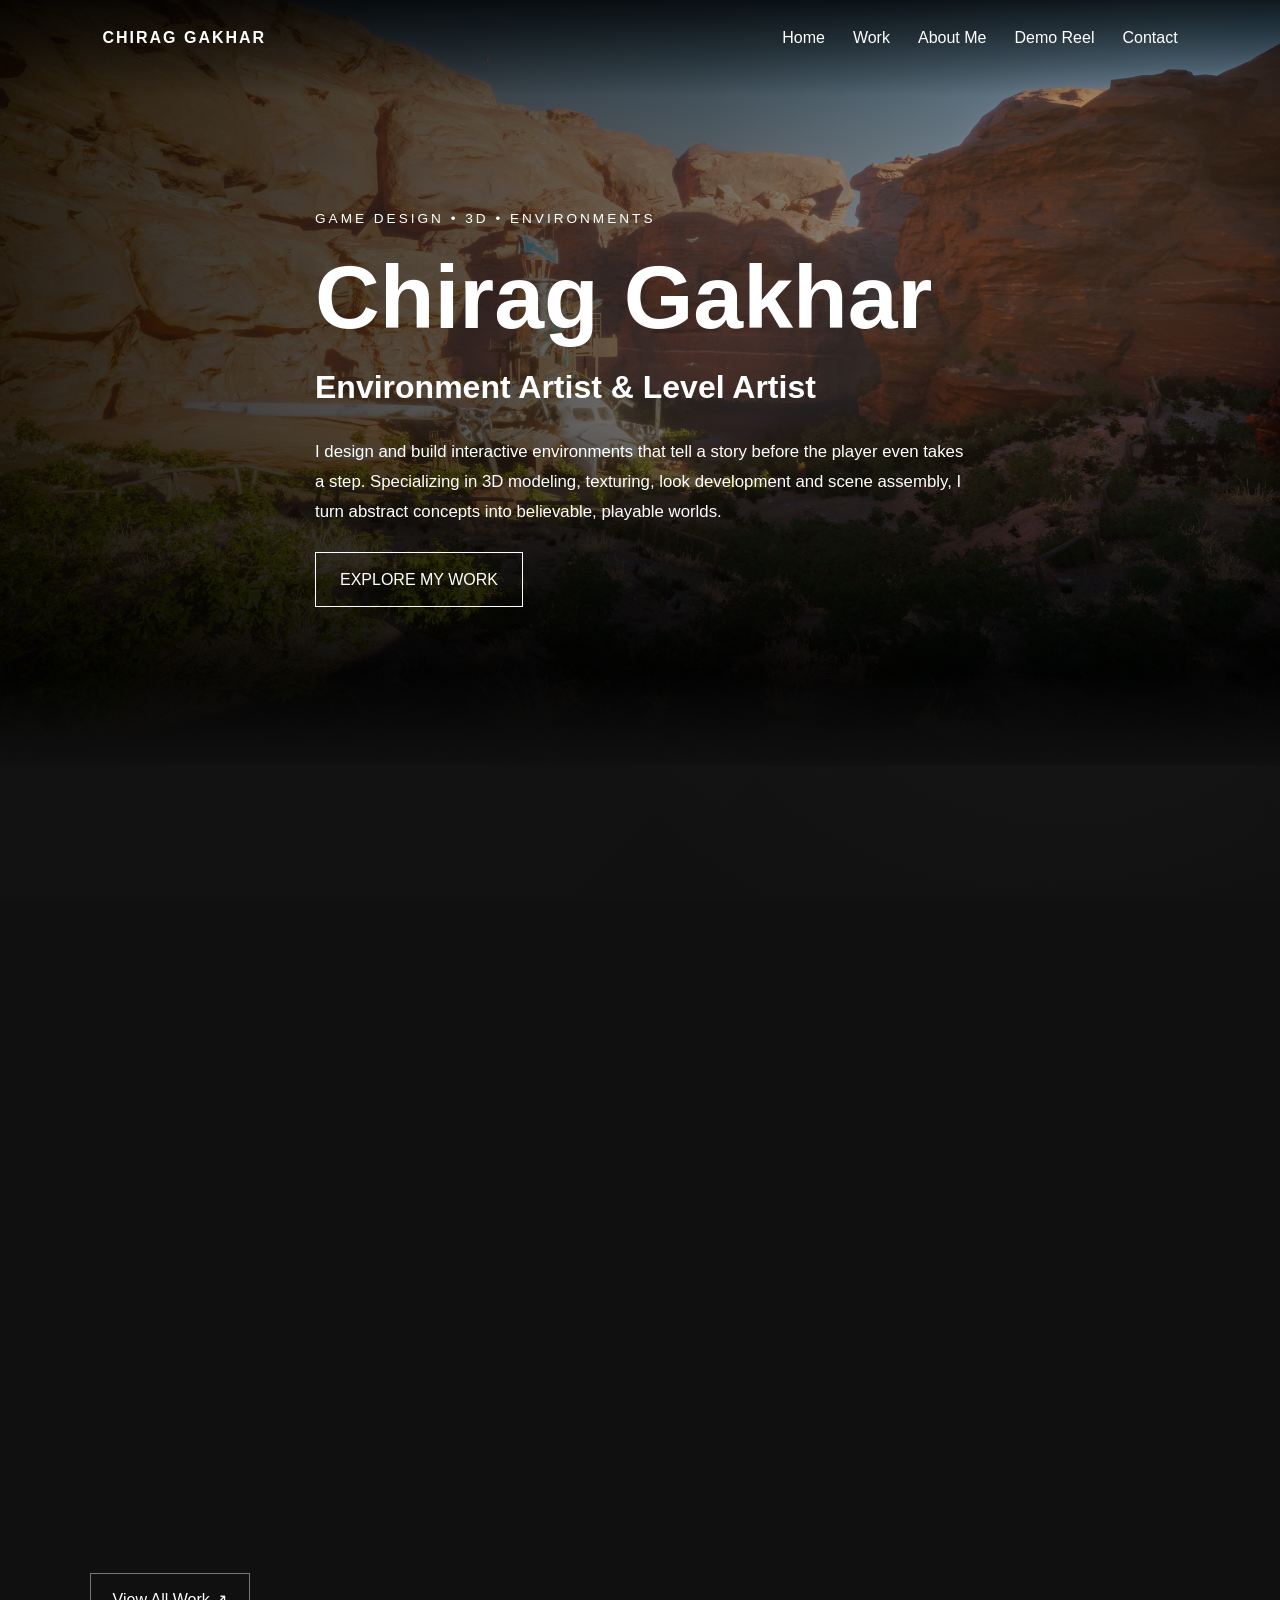
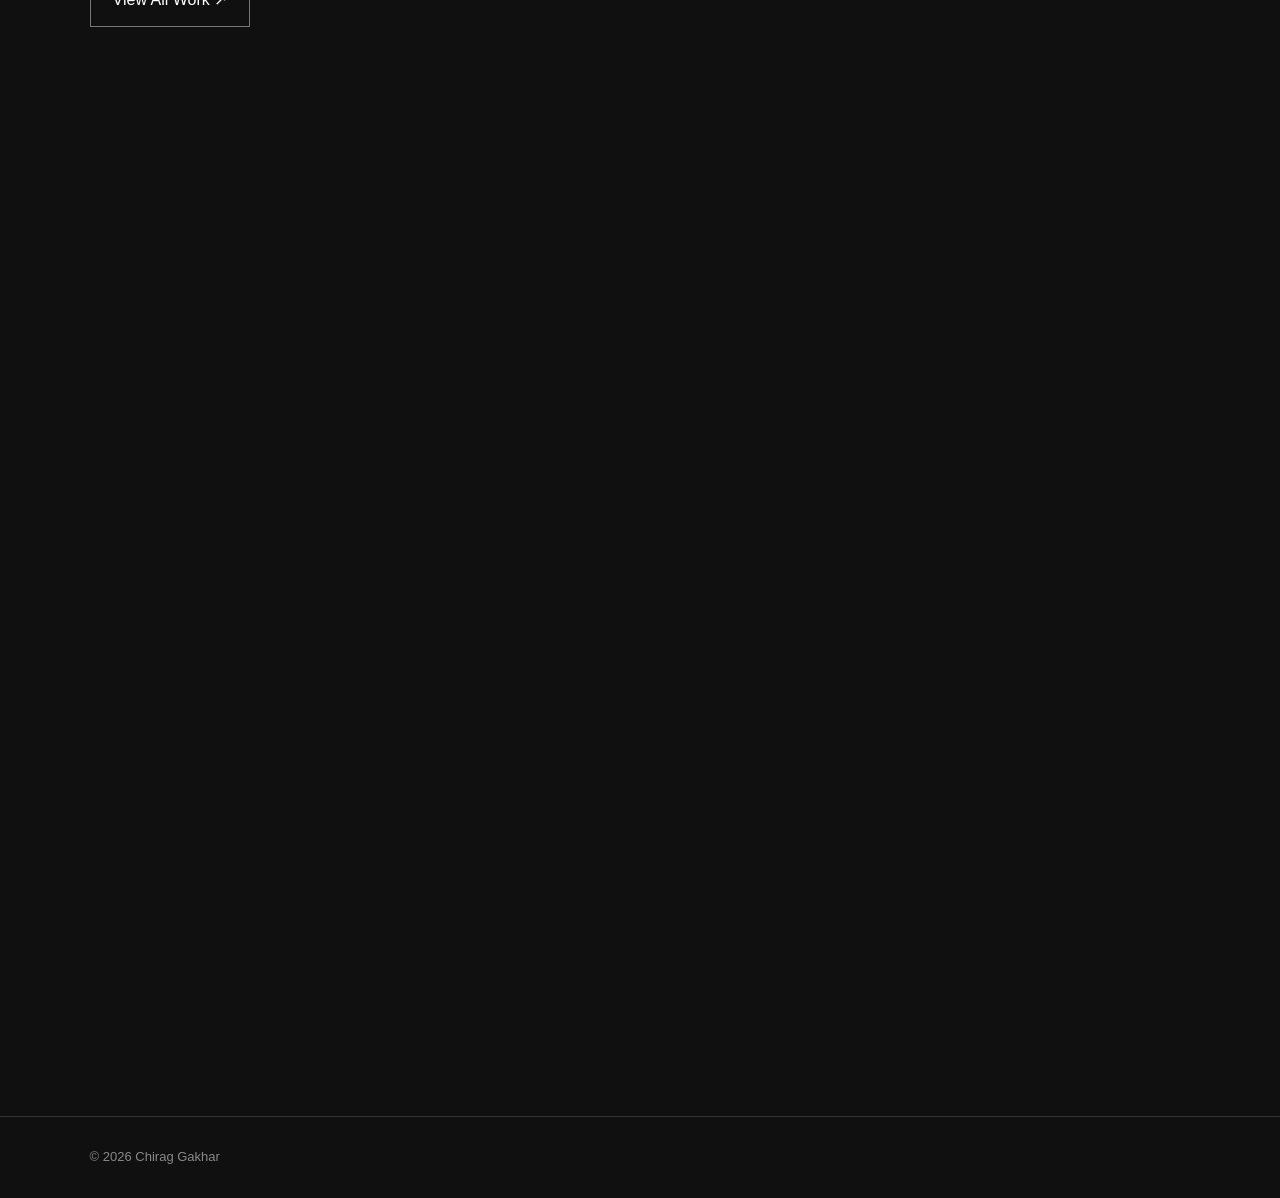
<file: index.html>
<!-- GitHub Pages deployment update -->
<!DOCTYPE html>
<html lang="en">

<head>
    <meta charset="UTF-8">
    <meta name="viewport" content="width=device-width, initial-scale=1.0">

    <title>Chirag Gakhar | Environment Artist</title>

    <link rel="stylesheet" href="Style.css">
    <script src="Script.js" defer></script>
</head>

<body class="home-page">

<header>
    <!-- NAVIGATION BAR -->
    <nav class="navbar">

        <a href="portfolio.html" class="logo">
            CHIRAG GAKHAR
        </a>

        <ul class="nav-links">
            <li><a href="portfolio.html">Home</a></li>
            <li><a href="work.html">Work</a></li>
            <li><a href="about.html">About Me</a></li>
            <li><a href="demo-reel.html">Demo Reel</a></li>
            <li><a href="contact.html">Contact</a></li>
        </ul>

    </nav>
</header>


<main>

    <!-- =================================
         HOME HERO SECTION
    ================================== -->

    <section class="hero home-hero">

        <!-- STATIC IMAGE BACKGROUND -->
        <div class="hero-background-image" aria-hidden="true"></div>

        <!-- DARK OVERLAY -->
        <div class="hero-overlay"></div>

        <!-- INTRODUCTION CONTENT -->
        <div class="hero-content">

            <p class="hero-label">
                GAME DESIGN • 3D • ENVIRONMENTS
            </p>

            <h1>Chirag Gakhar</h1>

            <h2>Environment Artist &amp; Level Artist</h2>

            <p>
                I design and build interactive environments that tell
                a story before the player even takes a step. Specializing
                in 3D modeling, texturing, look development and scene
                assembly, I turn abstract concepts into believable,
                playable worlds.
            </p>

            <a href="work.html" class="hero-button">
                EXPLORE MY WORK
            </a>

        </div>

    </section>


    <!-- =================================
         FEATURED WORK
         ONLY TWO PROJECT CATEGORIES
    ================================== -->

    <section class="work-section">

        <p class="subtitle">
            A SELECTION OF MY WORK
        </p>

        <h2>Featured Projects</h2>

        <div class="project-grid home-project-grid">

            <!-- ENVIRONMENT ART -->

            <article class="project-card">

                <a href="work.html#environment-art"
                   class="home-project-link">

                    <img
                        src="images/project-1.jpg"
                        alt="Environment art portfolio preview"
                        loading="lazy"
                    >

                    <h3>Environment Art</h3>

                    <p>
                        Environment Creation / Unreal Engine 5
                    </p>

                    <span class="project-card-link">
                        Explore Environments ↗
                    </span>

                </a>

            </article>


            <!-- GAME-READY ASSETS -->

            <article class="project-card">

                <a href="work.html#game-art"
                   class="home-project-link">

                    <img
                        src="images/game-art.png"
                        alt="3D game-ready assets portfolio preview"
                        loading="lazy"
                    >

                    <h3>Game-Ready Assets</h3>

                    <p>
                        3D Modelling / Texturing / Asset Creation
                    </p>

                    <span class="project-card-link">
                        Explore Game Assets ↗
                    </span>

                </a>

            </article>

        </div>

        <p class="section-link">
            <a href="work.html" class="button">
                View All Work ↗
            </a>
        </p>

    </section>


    <!-- =================================
         ABOUT SECTION
    ================================== -->

    <section class="about-section">

        <p class="subtitle">
            MY APPROACH
        </p>

        <h2>Building worlds with purpose.</h2>

        <p>
            From modelling and texturing to environment composition
            and in-engine presentation, I enjoy bringing spaces to
            life through detail, atmosphere and visual storytelling.
        </p>

        <p class="section-link">
            <a href="about.html" class="button">
                More About Me ↗
            </a>
        </p>

    </section>


    <!-- =================================
         CONTACT SECTION
    ================================== -->

    <section class="contact-section">

        <p class="subtitle">
            LET'S CONNECT
        </p>

        <h2>Have a project in mind?</h2>

        <a href="contact.html" class="button">
            Get in Touch ↗
        </a>

    </section>

</main>


<!-- FOOTER -->

<footer>
    <p>© 2026 Chirag Gakhar</p>
</footer>

</body>
</html>
</file>
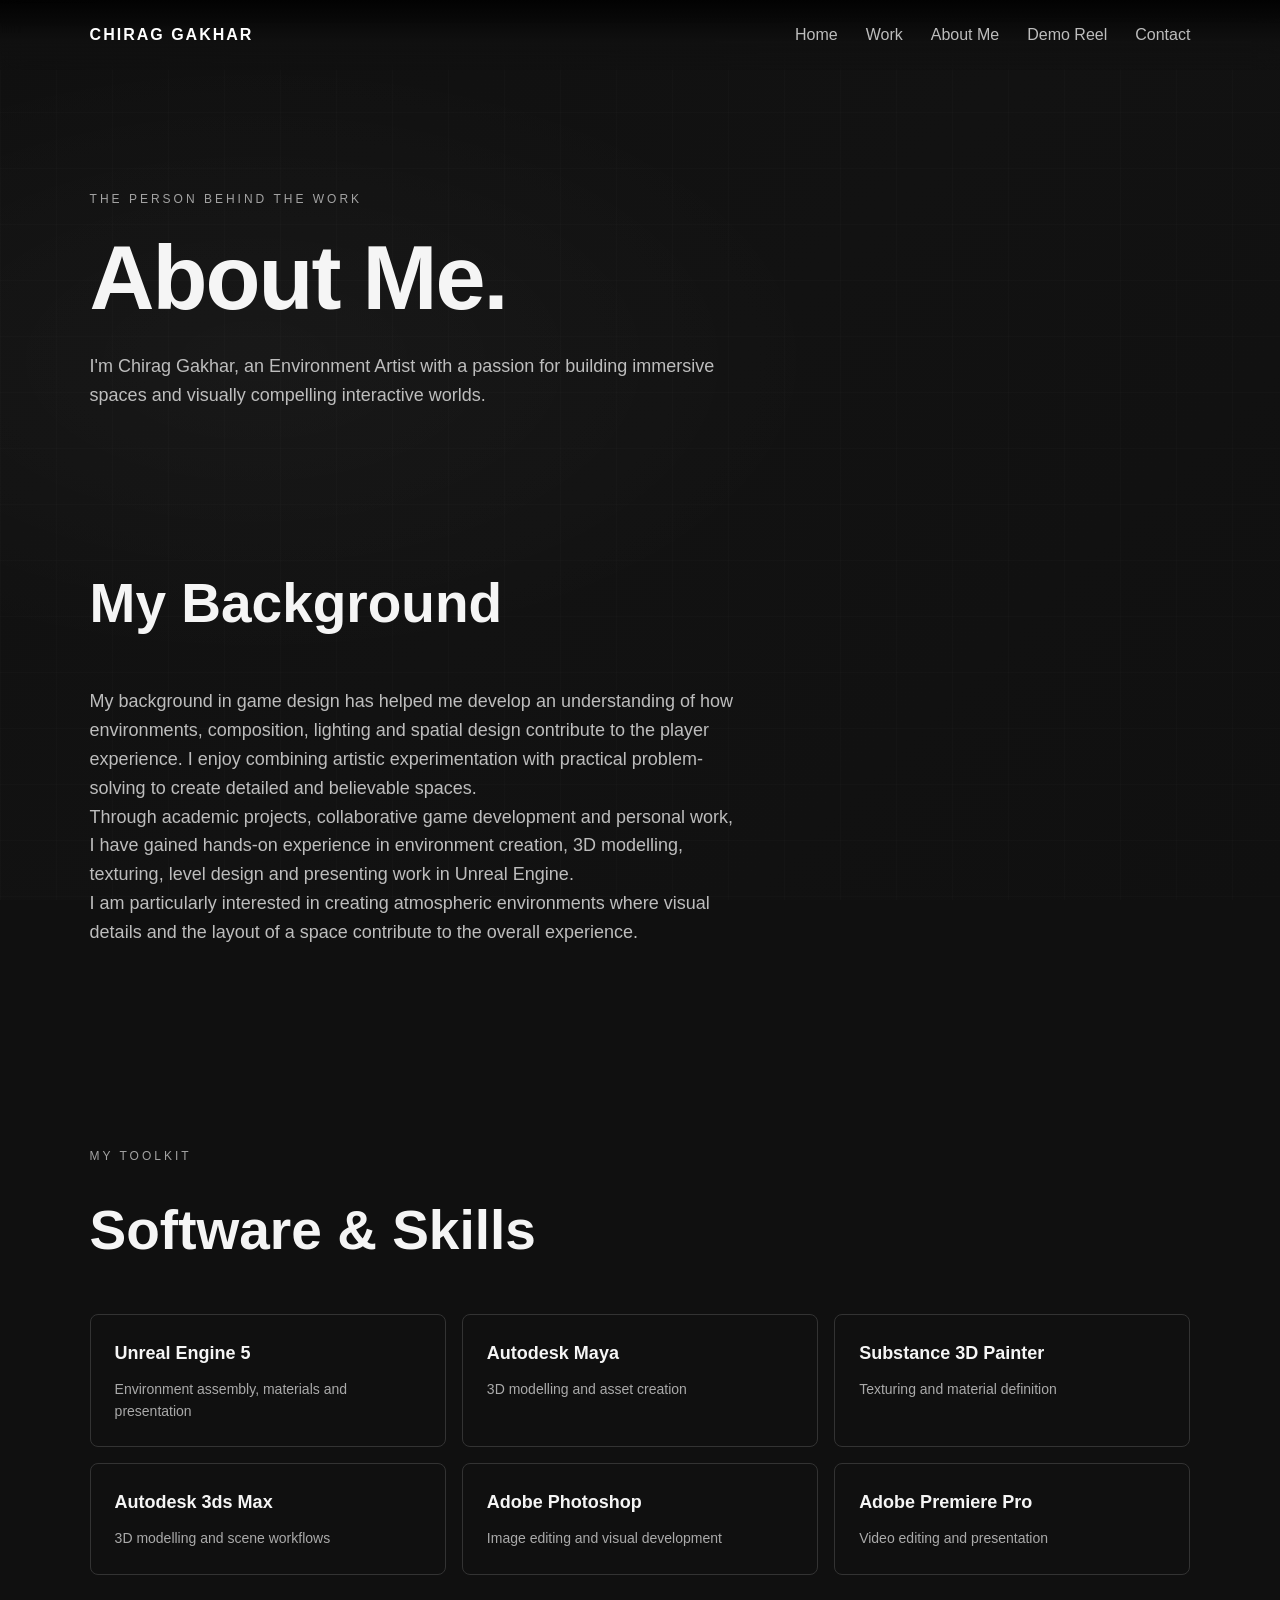
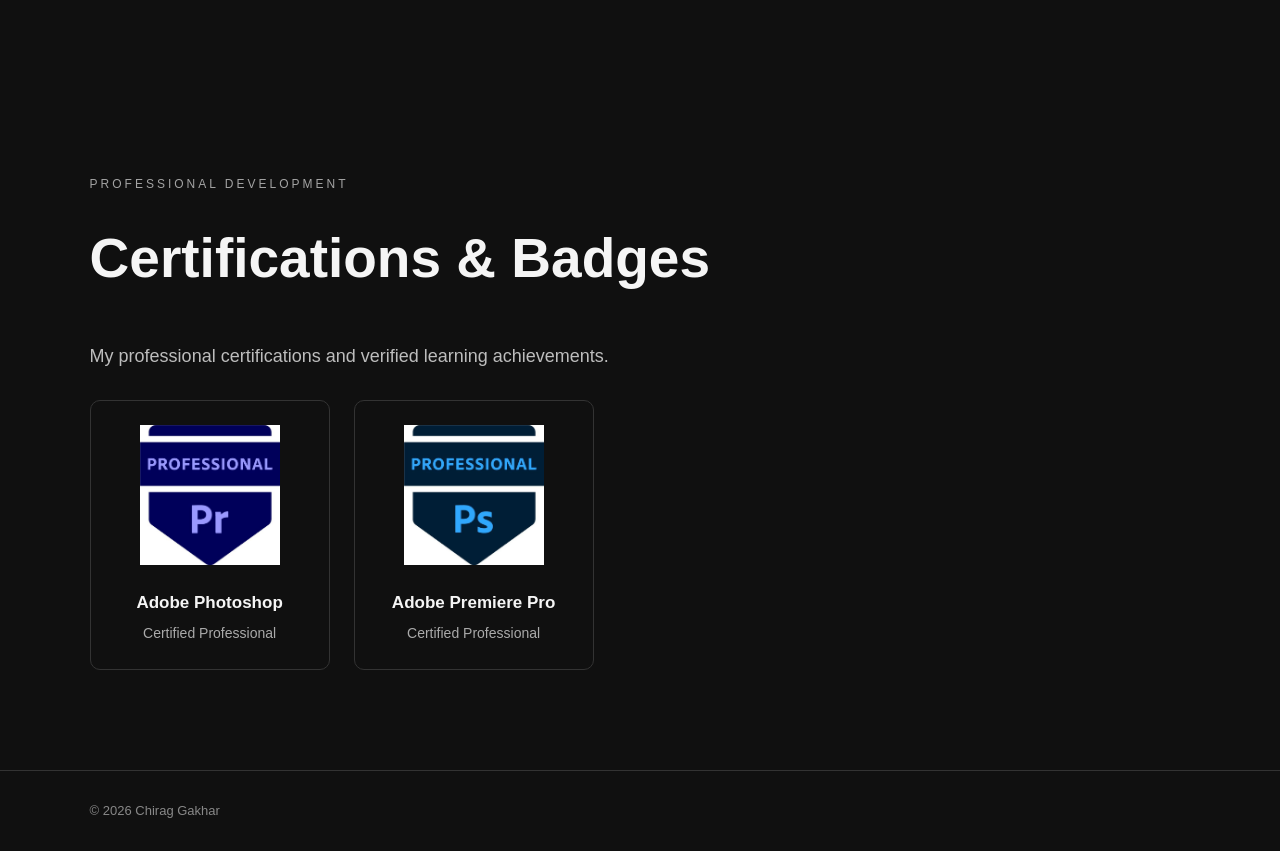
<file: about.html>
<!DOCTYPE html>
<html lang="en">
<head>
    <meta charset="UTF-8">
    <meta name="viewport" content="width=device-width, initial-scale=1.0">
    <title>About Me | Chirag Gakhar</title>
    <link rel="stylesheet" href="Style.css">
    <script src="Script.js" defer></script>
</head>
<body>

<header>
    <nav class="navbar">
        <a href="portfolio.html" class="logo">CHIRAG GAKHAR</a>
        <ul class="nav-links">
            <li><a href="portfolio.html">Home</a></li>
            <li><a href="work.html">Work</a></li>
            <li><a href="about.html">About Me</a></li>
            <li><a href="demo-reel.html">Demo Reel</a></li>
            <li><a href="contact.html">Contact</a></li>
        </ul>
    </nav>
</header>

<main>
    <section class="page-intro">
        <p class="subtitle">THE PERSON BEHIND THE WORK</p>
        <h1>About Me<span class="accent">.</span></h1>
        <p>
            I'm Chirag Gakhar, an Environment Artist with a passion
            for building immersive spaces and visually compelling
            interactive worlds.
        </p>
    </section>

    <section class="about-section">
        <h2>My Background</h2>

        <p>
            My background in game design has helped me develop an
            understanding of how environments, composition, lighting
            and spatial design contribute to the player experience.
            I enjoy combining artistic experimentation with practical
            problem-solving to create detailed and believable spaces.
        </p>

        <p>
            Through academic projects, collaborative game development
            and personal work, I have gained hands-on experience in
            environment creation, 3D modelling, texturing, level design
            and presenting work in Unreal Engine.
        </p>

        <p>
            I am particularly interested in creating atmospheric
            environments where visual details and the layout of a
            space contribute to the overall experience.
        </p>
    </section>

    <section class="work-section">
        <p class="subtitle">MY TOOLKIT</p>
        <h2>Software & Skills</h2>

        <div class="skills-grid">
            <div class="skill-item">
                <h3>Unreal Engine 5</h3>
                <p>Environment assembly, materials and presentation</p>
            </div>

            <div class="skill-item">
                <h3>Autodesk Maya</h3>
                <p>3D modelling and asset creation</p>
            </div>

            <div class="skill-item">
                <h3>Substance 3D Painter</h3>
                <p>Texturing and material definition</p>
            </div>

            <div class="skill-item">
                <h3>Autodesk 3ds Max</h3>
                <p>3D modelling and scene workflows</p>
            </div>

            <div class="skill-item">
                <h3>Adobe Photoshop</h3>
                <p>Image editing and visual development</p>
            </div>

            <div class="skill-item">
                <h3>Adobe Premiere Pro</h3>
                <p>Video editing and presentation</p>
            </div>
        </div>
    </section>

    <section class="about-section">
        <p class="subtitle">PROFESSIONAL DEVELOPMENT</p>
        <h2>Certifications & Badges</h2>

        <p>
            My professional certifications and verified
            learning achievements.
        </p>

        <div class="badge-grid">
            <article class="badge-card">
                <img src="images/IMG-20230427-WA0005.jpg"
                     alt="Adobe Photoshop certification badge">
                <h3>Adobe Photoshop</h3>
                <p>Certified Professional</p>
            </article>

            <article class="badge-card">
                <img src="images/IMG-20230427-WA0006.jpg"
                     alt="Adobe Premiere Pro certification badge">
                <h3>Adobe Premiere Pro</h3>
                <p>Certified Professional</p>
            </article>
        </div>
    </section>
</main>

<footer>
    <p>© 2026 Chirag Gakhar</p>
</footer>

</body>
</html>
</file>
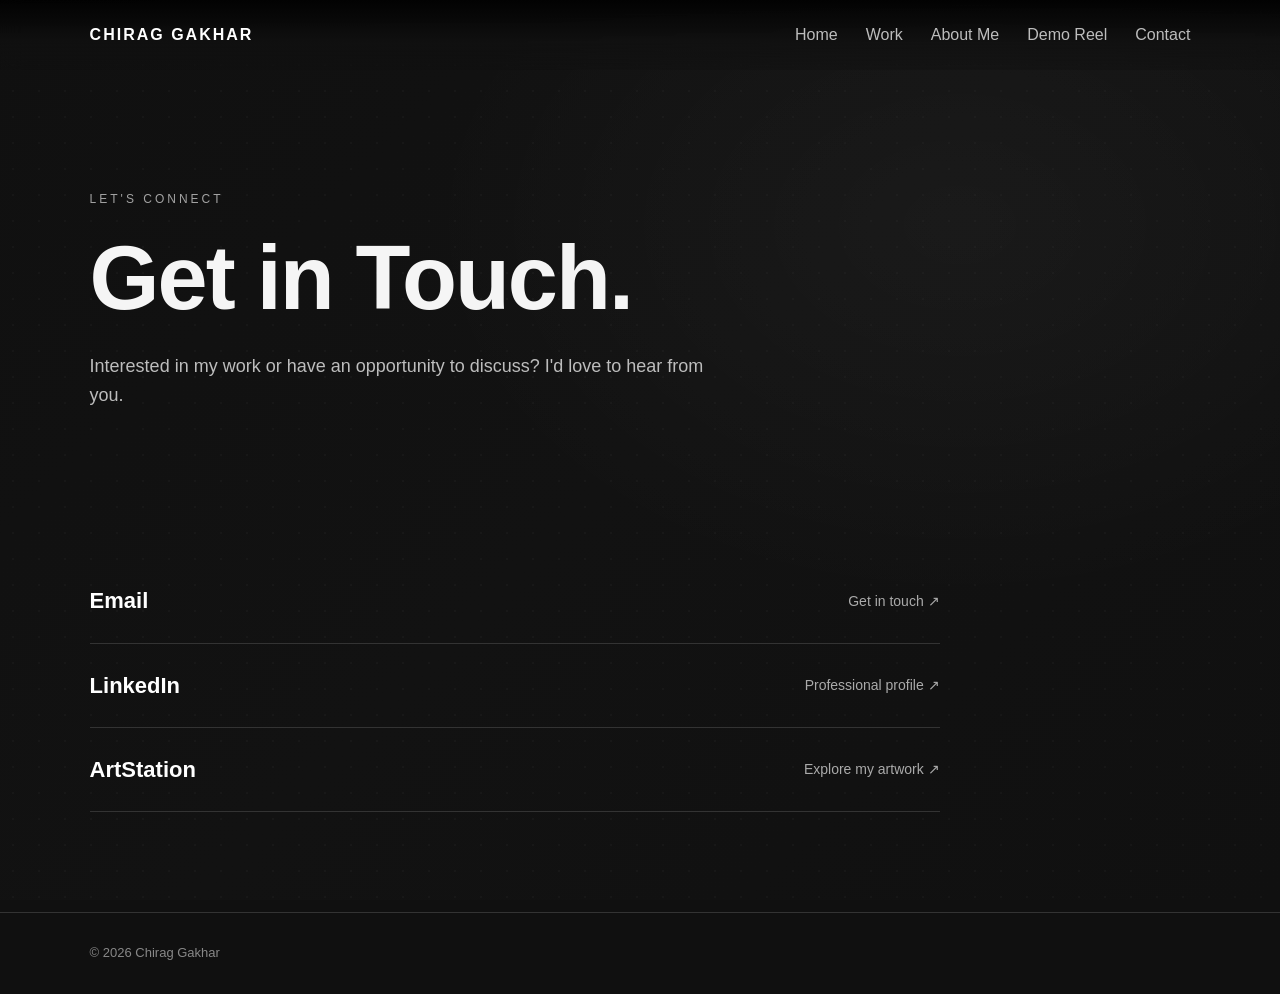
<file: contact.html>
<!DOCTYPE html>
<html lang="en">
<head>
    <meta charset="UTF-8">
    <meta name="viewport" content="width=device-width, initial-scale=1.0">
    <title>Contact | Chirag Gakhar</title>
    <link rel="stylesheet" href="Style.css">
    <script src="Script.js" defer></script>
</head>
<body>

<header>
    <nav class="navbar">
        <a href="portfolio.html" class="logo">CHIRAG GAKHAR</a>
        <ul class="nav-links">
            <li><a href="portfolio.html">Home</a></li>
            <li><a href="work.html">Work</a></li>
            <li><a href="about.html">About Me</a></li>
            <li><a href="demo-reel.html">Demo Reel</a></li>
            <li><a href="contact.html">Contact</a></li>
        </ul>
    </nav>
</header>

<main>
    <section class="page-intro">
        <p class="subtitle">LET'S CONNECT</p>
        <h1>Get in Touch<span class="accent">.</span></h1>
        <p>
            Interested in my work or have an opportunity to discuss?
            I'd love to hear from you.
        </p>
    </section>

    <section class="contact-section">
        <div class="contact-links">

            <a href="mailto:chiraggakhar1902@gmail.com"
               class="contact-link">
                <span>Email</span>
                <span>Get in touch ↗</span>
            </a>

            <a href="https://www.linkedin.com/in/chiraggakhar/"
               class="contact-link"
               target="_blank"
               rel="noopener noreferrer">
                <span>LinkedIn</span>
                <span>Professional profile ↗</span>
            </a>

            <a href="https://www.artstation.com/chiraggakhar"
               class="contact-link"
               target="_blank"
               rel="noopener noreferrer">
                <span>ArtStation</span>
                <span>Explore my artwork ↗</span>
            </a>

        </div>
    </section>
</main>

<footer>
    <p>© 2026 Chirag Gakhar</p>
</footer>

</body>
</html>
</file>
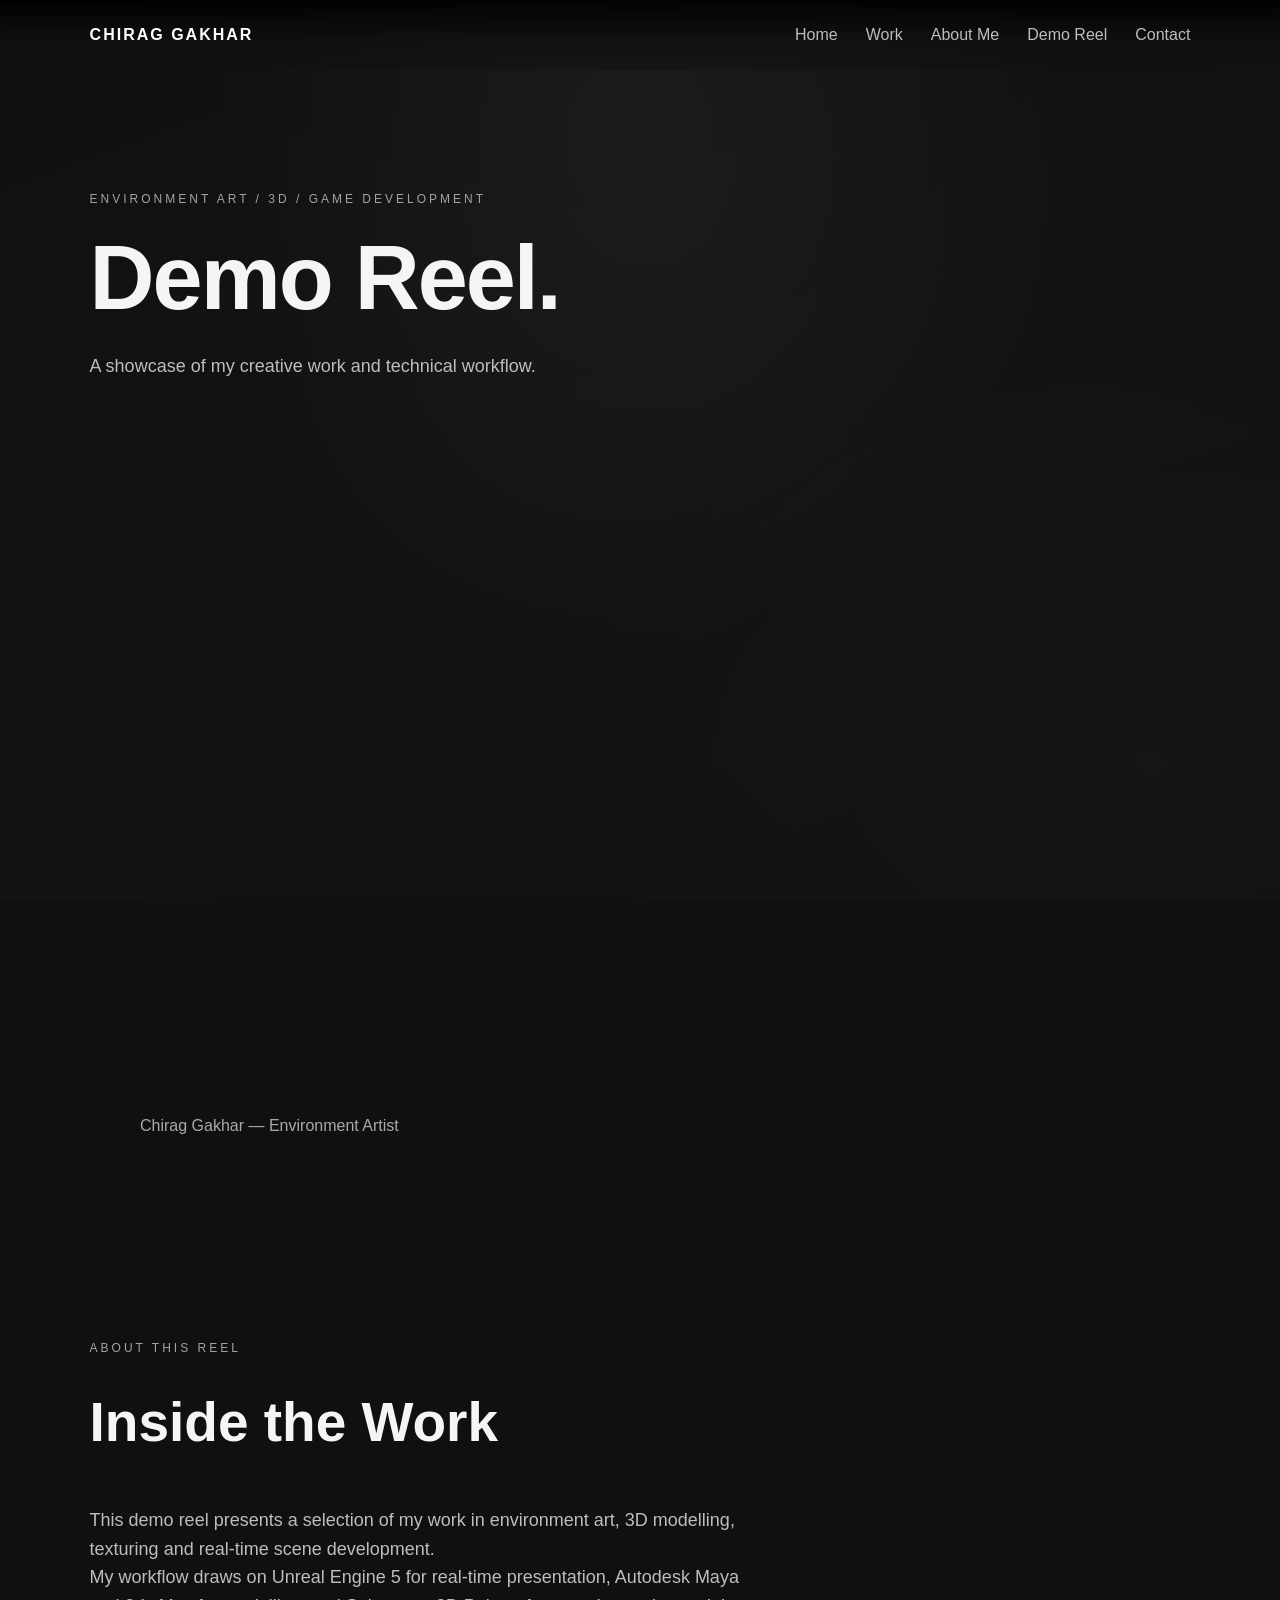
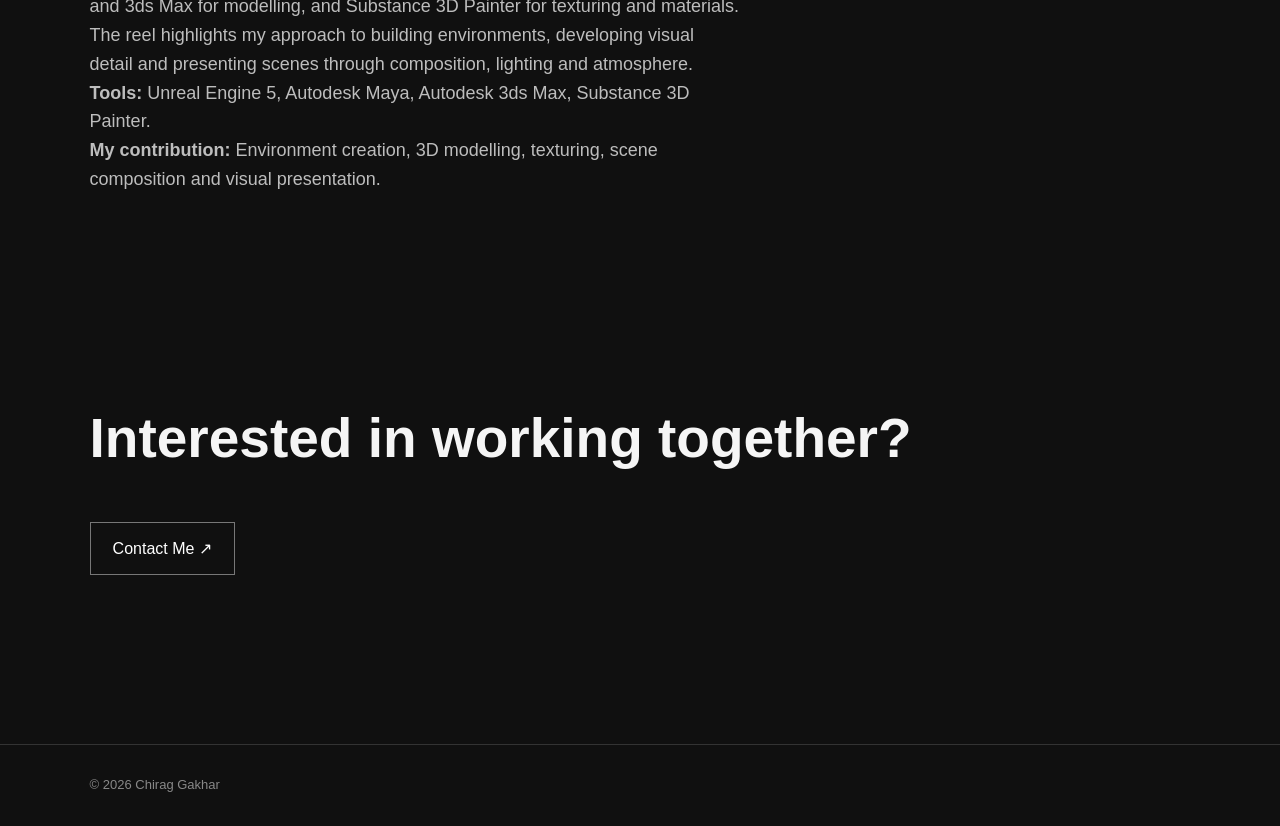
<file: demo-reel.html>
<!DOCTYPE html>
<html lang="en">
<head>
    <meta charset="UTF-8">
    <meta name="viewport" content="width=device-width, initial-scale=1.0">

    <title>Demo Reel | Chirag Gakhar</title>

    <link rel="stylesheet" href="Style.css">
    <script src="Script.js" defer></script>
</head>

<body>

<header>
    <nav class="navbar">
        <a href="portfolio.html" class="logo">CHIRAG GAKHAR</a>

        <ul class="nav-links">
            <li><a href="portfolio.html">Home</a></li>
            <li><a href="work.html">Work</a></li>
            <li><a href="about.html">About Me</a></li>
            <li><a href="demo-reel.html">Demo Reel</a></li>
            <li><a href="contact.html">Contact</a></li>
        </ul>
    </nav>
</header>

<main>

    <!-- DEMO REEL INTRODUCTION -->
    <section class="page-intro">

        <p class="subtitle">
            ENVIRONMENT ART / 3D / GAME DEVELOPMENT
        </p>

        <h1>Demo Reel<span class="accent">.</span></h1>

        <p>
            A showcase of my creative work and technical workflow.
        </p>

    </section>


    <!-- YOUTUBE DEMO REEL -->
    <section class="video-section">

        <div class="video-container">

            <iframe
                id="showreel-video"
                src="https://www.youtube.com/embed/nAbRYmrFRxs?enablejsapi=1&amp;rel=0"
                title="Chirag Gakhar - Environment Artist Demo Reel"
                allow="accelerometer; autoplay; clipboard-write; encrypted-media; gyroscope; picture-in-picture; web-share"
                referrerpolicy="strict-origin-when-cross-origin"
                allowfullscreen>
            </iframe>

        </div>

        <p class="video-caption">
            Chirag Gakhar — Environment Artist
        </p>

    </section>


    <!-- ABOUT THE REEL -->
    <section class="about-section">

        <p class="subtitle">ABOUT THIS REEL</p>

        <h2>Inside the Work</h2>

        <p>
            This demo reel presents a selection of my work in
            environment art, 3D modelling, texturing and real-time
            scene development.
        </p>

        <p>
            My workflow draws on Unreal Engine 5 for real-time
            presentation, Autodesk Maya and 3ds Max for modelling,
            and Substance 3D Painter for texturing and materials.
        </p>

        <p>
            The reel highlights my approach to building environments,
            developing visual detail and presenting scenes through
            composition, lighting and atmosphere.
        </p>

        <p>
            <strong>Tools:</strong> Unreal Engine 5, Autodesk Maya,
            Autodesk 3ds Max, Substance 3D Painter.
        </p>

        <p>
            <strong>My contribution:</strong> Environment creation,
            3D modelling, texturing, scene composition and visual presentation.
        </p>

    </section>


    <!-- CONTACT SECTION -->
    <section class="contact-section">

        <h2>Interested in working together?</h2>

        <a href="contact.html" class="button">
            Contact Me ↗
        </a>

    </section>

</main>


<footer>
    <p>© 2026 Chirag Gakhar</p>
</footer>

</body>
</html>
</file>
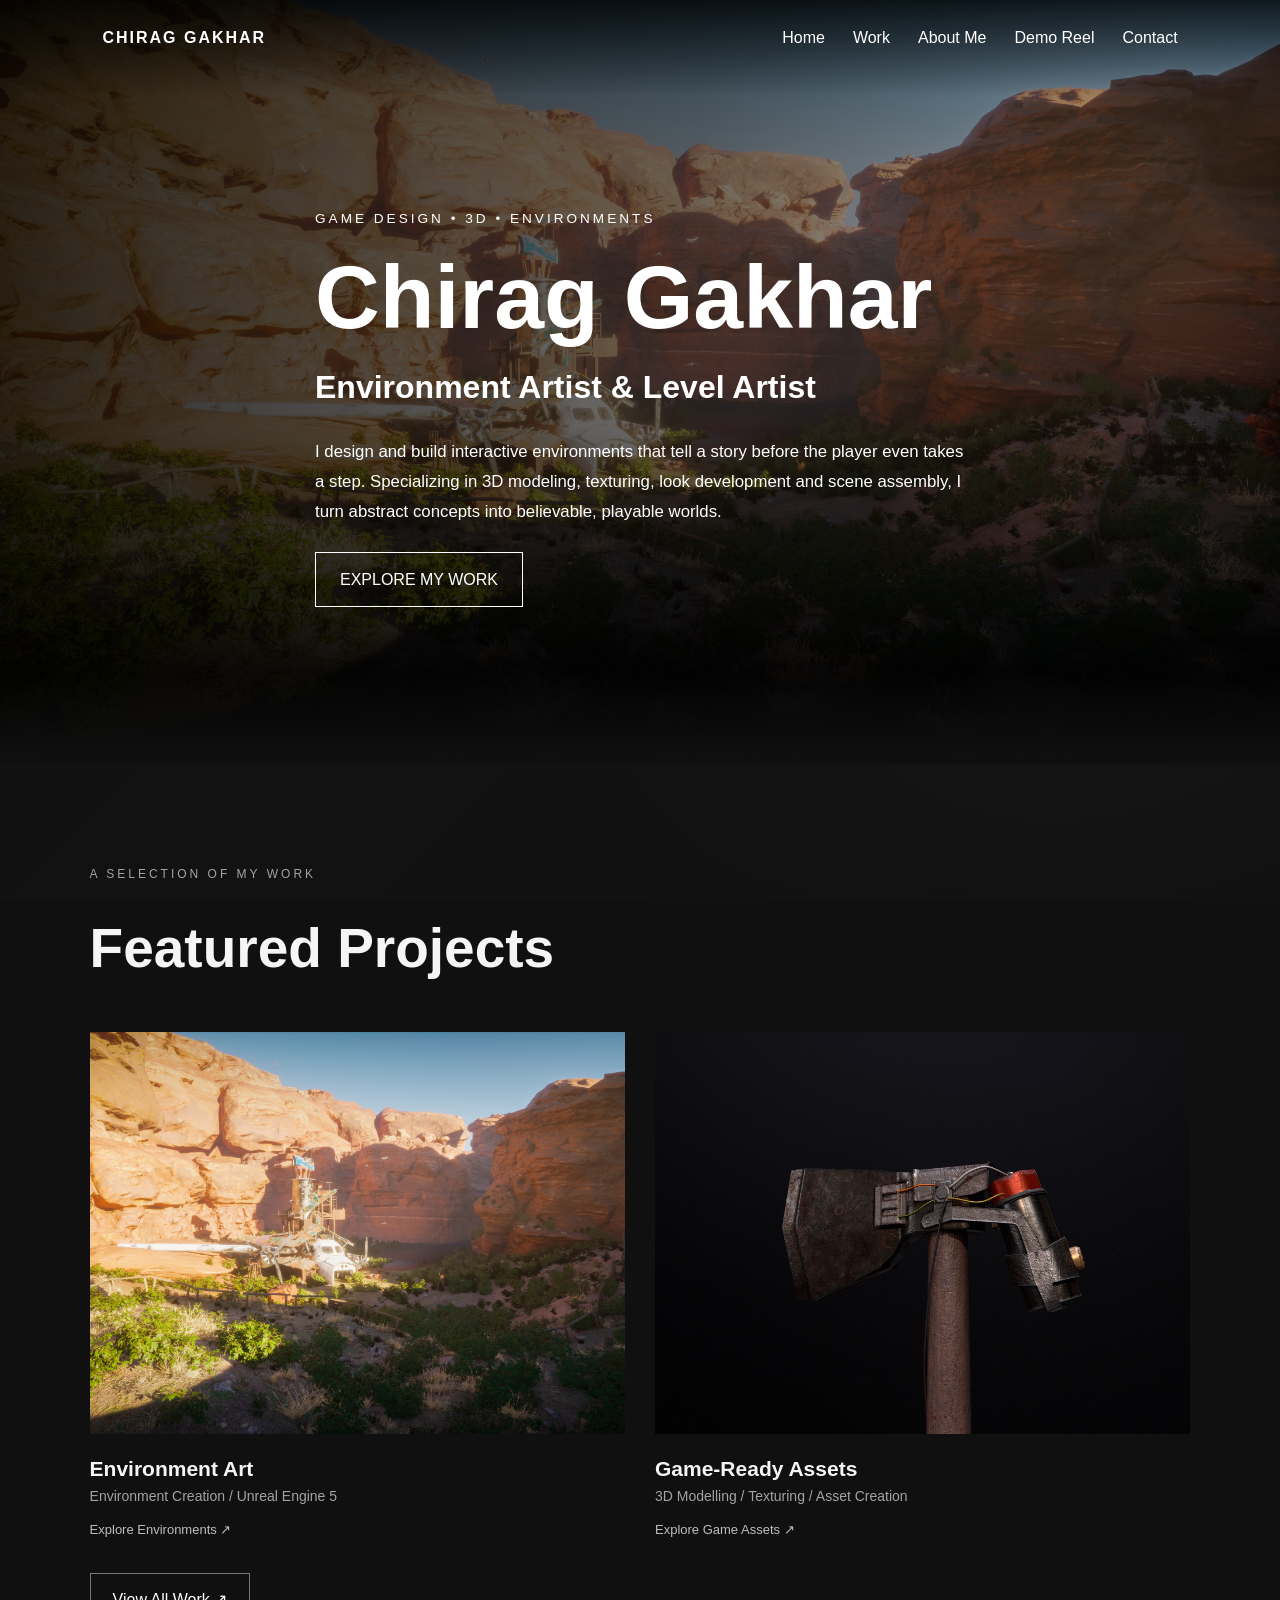
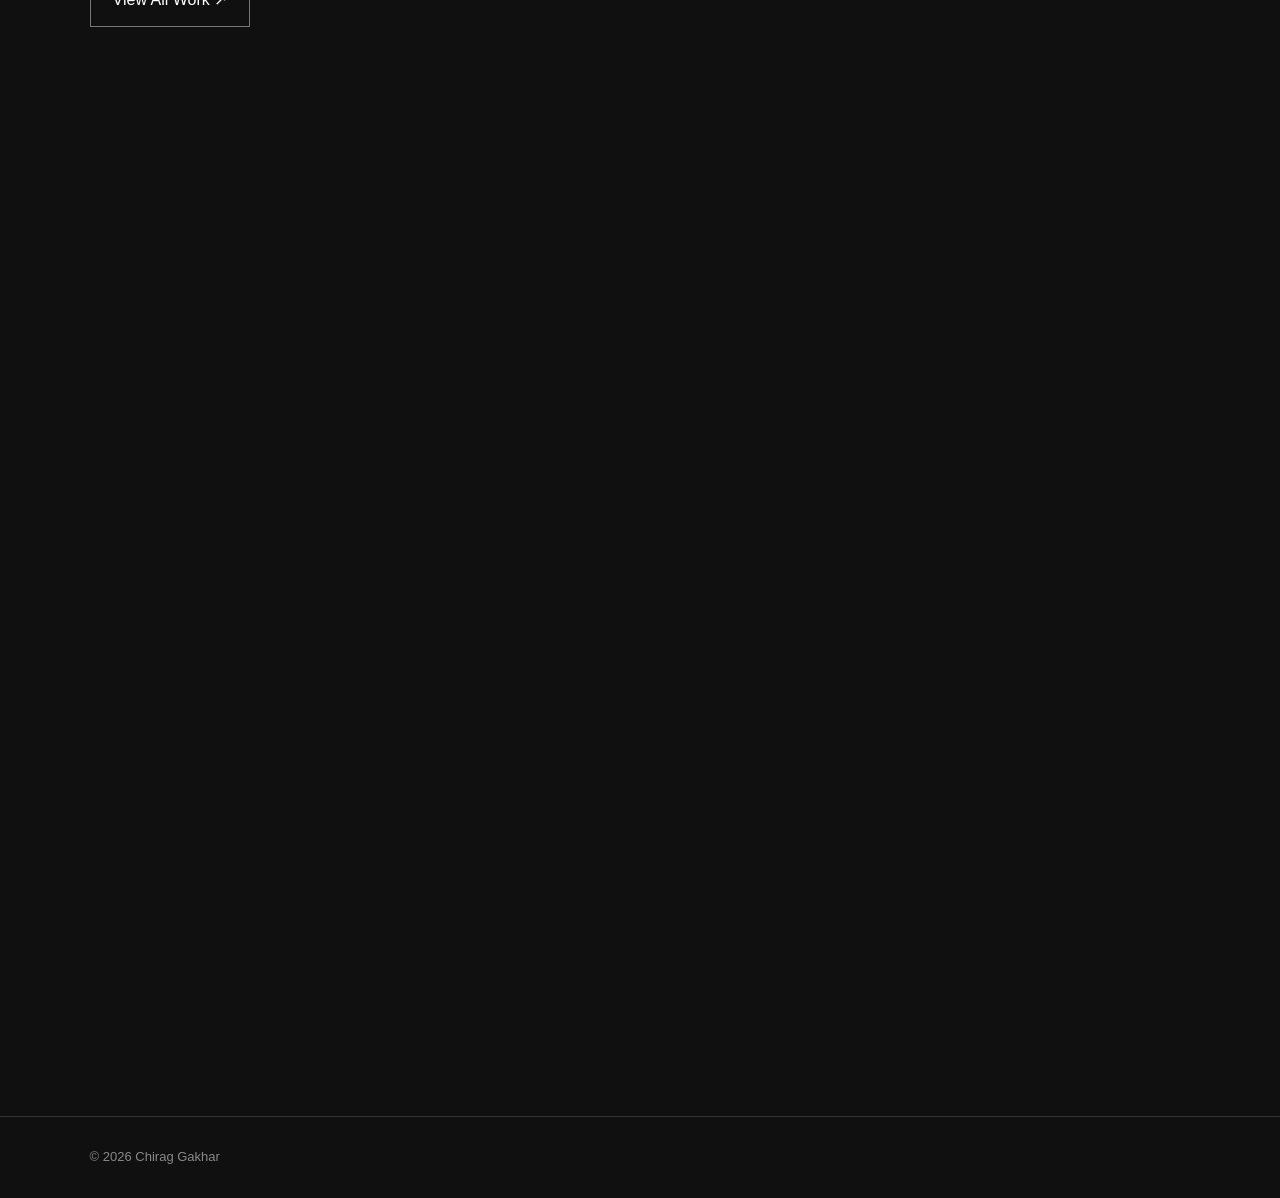
<file: portfolio.html>
<!DOCTYPE html>
<html lang="en">

<head>
    <meta charset="UTF-8">
    <meta name="viewport" content="width=device-width, initial-scale=1.0">

    <title>Chirag Gakhar | Environment Artist</title>

    <link rel="stylesheet" href="Style.css">
    <script src="Script.js" defer></script>
</head>

<body class="home-page">

<header>
    <!-- NAVIGATION BAR -->
    <nav class="navbar">

        <a href="portfolio.html" class="logo">
            CHIRAG GAKHAR
        </a>

        <ul class="nav-links">
            <li><a href="portfolio.html">Home</a></li>
            <li><a href="work.html">Work</a></li>
            <li><a href="about.html">About Me</a></li>
            <li><a href="demo-reel.html">Demo Reel</a></li>
            <li><a href="contact.html">Contact</a></li>
        </ul>

    </nav>
</header>


<main>

    <!-- =================================
         HOME HERO SECTION
    ================================== -->

    <section class="hero home-hero">

        <!-- STATIC IMAGE BACKGROUND -->
        <div class="hero-background-image" aria-hidden="true"></div>

        <!-- DARK OVERLAY -->
        <div class="hero-overlay"></div>

        <!-- INTRODUCTION CONTENT -->
        <div class="hero-content">

            <p class="hero-label">
                GAME DESIGN • 3D • ENVIRONMENTS
            </p>

            <h1>Chirag Gakhar</h1>

            <h2>Environment Artist &amp; Level Artist</h2>

            <p>
                I design and build interactive environments that tell
                a story before the player even takes a step. Specializing
                in 3D modeling, texturing, look development and scene
                assembly, I turn abstract concepts into believable,
                playable worlds.
            </p>

            <a href="work.html" class="hero-button">
                EXPLORE MY WORK
            </a>

        </div>

    </section>


    <!-- =================================
         FEATURED WORK
         ONLY TWO PROJECT CATEGORIES
    ================================== -->

    <section class="work-section">

        <p class="subtitle">
            A SELECTION OF MY WORK
        </p>

        <h2>Featured Projects</h2>

        <div class="project-grid home-project-grid">

            <!-- ENVIRONMENT ART -->

            <article class="project-card">

                <a href="work.html#environment-art"
                   class="home-project-link">

                    <img
                        src="images/project-1.jpg"
                        alt="Environment art portfolio preview"
                        loading="lazy"
                    >

                    <h3>Environment Art</h3>

                    <p>
                        Environment Creation / Unreal Engine 5
                    </p>

                    <span class="project-card-link">
                        Explore Environments ↗
                    </span>

                </a>

            </article>


            <!-- GAME-READY ASSETS -->

            <article class="project-card">

                <a href="work.html#game-art"
                   class="home-project-link">

                    <img
                        src="images/game-art.png"
                        alt="3D game-ready assets portfolio preview"
                        loading="lazy"
                    >

                    <h3>Game-Ready Assets</h3>

                    <p>
                        3D Modelling / Texturing / Asset Creation
                    </p>

                    <span class="project-card-link">
                        Explore Game Assets ↗
                    </span>

                </a>

            </article>

        </div>

        <p class="section-link">
            <a href="work.html" class="button">
                View All Work ↗
            </a>
        </p>

    </section>


    <!-- =================================
         ABOUT SECTION
    ================================== -->

    <section class="about-section">

        <p class="subtitle">
            MY APPROACH
        </p>

        <h2>Building worlds with purpose.</h2>

        <p>
            From modelling and texturing to environment composition
            and in-engine presentation, I enjoy bringing spaces to
            life through detail, atmosphere and visual storytelling.
        </p>

        <p class="section-link">
            <a href="about.html" class="button">
                More About Me ↗
            </a>
        </p>

    </section>


    <!-- =================================
         CONTACT SECTION
    ================================== -->

    <section class="contact-section">

        <p class="subtitle">
            LET'S CONNECT
        </p>

        <h2>Have a project in mind?</h2>

        <a href="contact.html" class="button">
            Get in Touch ↗
        </a>

    </section>

</main>


<!-- FOOTER -->

<footer>
    <p>© 2026 Chirag Gakhar</p>
</footer>

</body>
</html>
</file>
<file: Style.css>
/* =========================================
   1. BASIC RESET & WEBSITE-WIDE STYLING
========================================= */

* {
    margin: 0;
    padding: 0;
    box-sizing: border-box;
}

html {
    scroll-behavior: smooth;
    scroll-padding-top: 90px;
}

body {
    background-color: #101010;
    background-image:
        radial-gradient(
            ellipse at 15% 20%,
            rgba(255, 255, 255, 0.025),
            transparent 35%
        ),
        radial-gradient(
            ellipse at 85% 75%,
            rgba(255, 255, 255, 0.018),
            transparent 35%
        ),
        linear-gradient(
            135deg,
            #101010 0%,
            #121212 50%,
            #101010 100%
        );
    background-attachment: fixed;
    color: #f5f5f5;
    font-family: Arial, Helvetica, sans-serif;
    line-height: 1.6;
}


/* =========================================
   2. DIFFERENT DARK BACKGROUNDS FOR EACH PAGE
========================================= */

/* WORK PAGE - Subtle diagonal texture */

body:has(.work-page) {
    background-image:
        repeating-linear-gradient(
            135deg,
            transparent 0 42px,
            rgba(255, 255, 255, 0.012) 42px 43px
        ),
        radial-gradient(
            ellipse at 80% 10%,
            rgba(255, 255, 255, 0.035),
            transparent 38%
        ),
        linear-gradient(
            135deg,
            #101010,
            #121212 48%,
            #101010
        );
}

/* ABOUT PAGE - Fine geometric grid */

body:has(.skills-grid) {
    background-image:
        linear-gradient(
            rgba(255, 255, 255, 0.012) 1px,
            transparent 1px
        ),
        linear-gradient(
            90deg,
            rgba(255, 255, 255, 0.012) 1px,
            transparent 1px
        ),
        radial-gradient(
            ellipse at 20% 40%,
            rgba(255, 255, 255, 0.03),
            transparent 40%
        ),
        linear-gradient(
            135deg,
            #101010,
            #121212 50%,
            #101010
        );

    background-size:
        56px 56px,
        56px 56px,
        auto,
        auto;
}

/* DEMO REEL PAGE - Soft radial lighting */

body:has(.video-section) {
    background-image:
        radial-gradient(
            ellipse at 50% 15%,
            rgba(255, 255, 255, 0.045),
            transparent 48%
        ),
        radial-gradient(
            ellipse at 90% 85%,
            rgba(255, 255, 255, 0.02),
            transparent 40%
        ),
        linear-gradient(
            160deg,
            #101010,
            #131313 50%,
            #101010
        );
}

/* CONTACT PAGE - Subtle dotted texture */

body:has(.contact-links) {
    background-image:
        radial-gradient(
            rgba(255, 255, 255, 0.025) 1px,
            transparent 1px
        ),
        radial-gradient(
            ellipse at 75% 25%,
            rgba(255, 255, 255, 0.035),
            transparent 40%
        ),
        linear-gradient(
            135deg,
            #101010,
            #121212 50%,
            #101010
        );

    background-size:
        26px 26px,
        auto,
        auto;
}


/* =========================================
   3. NAVIGATION - GRADIENT ON ALL PAGES
========================================= */

header {
    position: sticky;
    top: 0;
    z-index: 1000;
    background: transparent;
}

.navbar {
    display: flex;
    justify-content: space-between;
    align-items: center;
    padding: 22px 7%;

    background: linear-gradient(
        to bottom,
        rgba(0, 0, 0, 0.88) 0%,
        rgba(16, 16, 16, 0.78) 60%,
        rgba(16, 16, 16, 0.35) 100%
    );

    backdrop-filter: blur(12px);
    -webkit-backdrop-filter: blur(12px);
}

.logo {
    color: white;
    text-decoration: none;
    font-weight: bold;
    letter-spacing: 2px;
}

.nav-links {
    display: flex;
    align-items: center;
    gap: 28px;
    list-style: none;
}

.nav-links a {
    color: #bdbdbd;
    text-decoration: none;
    transition: color 0.3s, opacity 0.25s ease;
}

.nav-links a:hover {
    color: white;
}


/* =========================================
   4. GENERAL HERO SECTION
========================================= */

.hero {
    min-height: 85vh;
    padding: 140px 10%;
    display: flex;
    flex-direction: column;
    align-items: flex-start;
    justify-content: center;
}

.subtitle {
    color: #a3a3a3;
    font-size: 12px;
    letter-spacing: 3px;
    margin-bottom: 20px;
}


/* =========================================
   5. BUTTONS
========================================= */

.button {
    display: inline-block;
    padding: 13px 22px;
    border: 1px solid #777;
    color: white;
    text-decoration: none;
    transition: background-color 0.3s, color 0.3s;
}

.button:hover {
    background-color: white;
    color: #101010;
}

.section-link {
    margin-top: 32px;
}


/* =========================================
   6. GENERAL PAGE SECTIONS
========================================= */

.work-section,
.video-section,
.about-section,
.contact-section {
    padding: 100px 7%;
}

.work-section h2,
.video-section h2,
.about-section h2,
.contact-section h2 {
    font-size: clamp(32px, 5vw, 55px);
    margin-bottom: 40px;
}

/* About section paragraph styling */

.about-section > p:not(.subtitle):not(.section-link) {
    max-width: 650px;
    color: #bdbdbd;
    font-size: 18px;
}

.contact-section {
    min-height: 50vh;
}


/* =========================================
   7. GENERAL PROJECT GALLERY
========================================= */

.project-grid {
    display: grid;
    grid-template-columns: repeat(3, minmax(0, 1fr));
    gap: 24px;
}

.project-card {
    min-width: 0;
    overflow: hidden;
}

.project-card img {
    width: 100%;
    aspect-ratio: 4 / 3;
    object-fit: cover;
    display: block;
    transition: transform 0.5s;
}

.project-card:hover img {
    transform: scale(1.04);
}

.project-card h3 {
    margin-top: 18px;
    font-size: 21px;
}

.project-card p {
    color: #a3a3a3;
    font-size: 14px;
}


/* =========================================
   8. HOMEPAGE - TWO FEATURED PROJECTS
========================================= */

.home-project-grid {
    grid-template-columns: repeat(2, minmax(0, 1fr));
    gap: 30px;
}

/* Make the entire project card clickable */

.home-project-grid .home-project-link {
    display: block;
    color: #f5f5f5;
    text-decoration: none;
}

.home-project-grid .project-card img {
    width: 100%;
    aspect-ratio: 4 / 3;
    object-fit: cover;
    display: block;
}

.home-project-grid .project-card h3 {
    margin-top: 18px;
    font-size: 21px;
}

.home-project-grid .project-card p {
    color: #a3a3a3;
    font-size: 14px;
}

.home-project-grid .project-card-link {
    display: inline-block;
    margin-top: 12px;
    color: #bdbdbd;
    font-size: 13px;
    transition: color 0.3s;
}

.home-project-grid .home-project-link:hover .project-card-link {
    color: #fff;
}


/* =========================================
   9. PAGE INTRODUCTIONS
========================================= */

.page-intro {
    padding: 120px 7% 50px;
    max-width: 1100px;
}

.page-intro h1 {
    font-size: clamp(48px, 8vw, 90px);
    line-height: 1.1;
    margin-bottom: 24px;
    letter-spacing: -2px;
}

.page-intro > p:last-child {
    max-width: 650px;
    color: #bdbdbd;
    font-size: 18px;
}


/* =========================================
   10. SKILLS
========================================= */

.skills-grid {
    display: grid;
    grid-template-columns: repeat(3, minmax(0, 1fr));
    gap: 16px;
}

.skill-item {
    padding: 24px;
    border: 1px solid #333;
    border-radius: 8px;
    transition: border-color 0.3s;
}

.skill-item:hover {
    border-color: #888;
}

.skill-item h3 {
    font-size: 18px;
    margin-bottom: 10px;
}

.skill-item p {
    color: #aaa;
    font-size: 14px;
}


/* =========================================
   11. CERTIFICATION BADGES
========================================= */

.badge-grid {
    display: grid;
    grid-template-columns: repeat(2, minmax(0, 240px));
    gap: 24px;
    margin-top: 30px;
}

.badge-card {
    border: 1px solid #333;
    border-radius: 10px;
    padding: 24px;
    text-align: center;
}

.badge-card img {
    width: 100%;
    max-width: 150px;
    height: 140px;
    object-fit: contain;
    margin-bottom: 16px;
}

.badge-card h3 {
    font-size: 17px;
    margin-bottom: 6px;
}

.badge-card p {
    color: #aaa;
    font-size: 14px;
}


/* =========================================
   12. CONTACT LINKS
========================================= */

.contact-links {
    max-width: 850px;
}

.contact-link {
    display: flex;
    justify-content: space-between;
    align-items: center;
    gap: 20px;
    padding: 24px 0;
    border-bottom: 1px solid #333;
    color: white;
    text-decoration: none;
    transition: color 0.3s;
}

.contact-link span:first-child {
    font-size: 22px;
    font-weight: bold;
}

.contact-link span:last-child {
    color: #aaa;
    font-size: 14px;
}

.contact-link:hover,
.contact-link:hover span:last-child {
    color: #b6ff5c;
}


/* =========================================
   13. YOUTUBE DEMO REEL
========================================= */

/* Responsive 16:9 video container */

.video-container {
    position: relative;
    width: 100%;
    max-width: 1000px;
    aspect-ratio: 16 / 9;
    margin: 0 auto;
    overflow: hidden;
}

/* YouTube iframe */

.video-container iframe {
    position: absolute;
    inset: 0;
    display: block;
    width: 100%;
    height: 100%;
    border: none;
}

/* Video caption */

.video-caption {
    max-width: 1000px;
    margin: 20px auto 0;
    color: #aaa;
}


/* =========================================
   14. GAME ART TURNTABLE VIDEOS
========================================= */

.asset-media video {
    display: block;
    width: 100%;
    aspect-ratio: 16 / 10;
    object-fit: contain;
    background: #111;
}


/* =========================================
   15. FOOTER
========================================= */

footer {
    padding: 30px 7%;
    border-top: 1px solid #333;
    color: #888;
    font-size: 13px;
}


/* =========================================
   16. HOMEPAGE STATIC IMAGE BACKGROUND
========================================= */

.home-hero {
    position: relative;
    isolation: isolate;
    overflow: hidden;
    min-height: 85vh;
    display: flex;
    align-items: center;
    padding: 150px 8% 100px;
    background: #101010;
}

/* CHANGE YOUR BACKGROUND IMAGE HERE */

.hero-background-image {
    position: absolute;
    inset: 0;

    background-image: url("images/home-background.jpg");
    background-size: cover;
    background-position: center;
    background-repeat: no-repeat;

    z-index: -2;
    pointer-events: none;
}

/* Dark overlay and bottom fade */

.hero-overlay {
    position: absolute;
    inset: 0;

    background:
        linear-gradient(
            to bottom,
            transparent 55%,
            rgba(0, 0, 0, 0.35) 72%,
            rgba(0, 0, 0, 0.8) 88%,
            #101010 100%
        ),
        linear-gradient(
            90deg,
            rgba(0, 0, 0, 0.82) 0%,
            rgba(0, 0, 0, 0.55) 55%,
            rgba(0, 0, 0, 0.20) 100%
        );

    z-index: -1;
    pointer-events: none;
}

/* Homepage introduction */

.home-hero .hero-content {
    position: relative;
    z-index: 1;
    max-width: 760px;
    color: #fff;
}

.home-hero .hero-label {
    font-size: 0.85rem;
    letter-spacing: 3px;
    margin-bottom: 20px;
}

.home-hero h1 {
    font-size: clamp(2.8rem, 7vw, 6rem);
    line-height: 1.05;
    margin-bottom: 18px;
}

.home-hero h2 {
    font-size: clamp(1.3rem, 3vw, 2rem);
    margin-bottom: 24px;
}

.home-hero .hero-content > p:not(.hero-label) {
    font-size: 1.05rem;
    line-height: 1.8;
    max-width: 650px;
}

/* Homepage button */

.home-hero .hero-button {
    display: inline-block;
    margin-top: 24px;
    padding: 14px 24px;
    border: 1px solid #fff;
    color: #fff;
    text-decoration: none;
    transition: background-color 0.25s ease, color 0.25s ease;
}

.home-hero .hero-button:hover {
    background: #fff;
    color: #111;
}


/* =========================================
   17. HOMEPAGE GRADIENT NAVBAR
========================================= */

/* Homepage navbar overlays the background image */

.home-page header {
    position: absolute;
    top: 0;
    left: 0;
    width: 100%;
    background: transparent;
}

.home-page .navbar {
    padding: 25px 8% 45px;

    background: linear-gradient(
        to bottom,
        rgba(0, 0, 0, 0.75) 0%,
        rgba(0, 0, 0, 0.35) 55%,
        rgba(0, 0, 0, 0) 100%
    );

    backdrop-filter: none;
    -webkit-backdrop-filter: none;
}

.home-page .navbar .logo,
.home-page .navbar .nav-links a {
    color: #fff;
}

.home-page .navbar .nav-links a:hover {
    opacity: 0.65;
}


/* =========================================
   18. WORK PAGE
========================================= */

.work-page {
    padding-bottom: 100px;
}

.work-page .page-intro {
    padding: 90px 8% 45px;
}

.section-eyebrow,
.project-number {
    font-size: 0.75rem;
    letter-spacing: 2px;
    opacity: 0.7;
}

.work-page .page-intro h1 {
    font-size: clamp(3rem, 7vw, 5.5rem);
    margin: 12px 0;
}

.work-page .page-intro > p:last-child,
.section-heading > p:last-child {
    line-height: 1.8;
    max-width: 650px;
}


/* Two clickable category images */

.work-categories {
    display: grid;
    grid-template-columns: repeat(2, minmax(0, 1fr));
    gap: 20px;
    padding: 20px 8% 100px;
}

.category-card {
    position: relative;
    display: block;
    height: clamp(260px, 35vw, 470px);
    overflow: hidden;
    color: #fff;
    background: #222;
    text-decoration: none;
    isolation: isolate;
}

.category-card img {
    width: 100%;
    height: 100%;
    display: block;
    object-fit: cover;
    transition: transform 0.6s ease;
}

.category-card::after {
    content: "";
    position: absolute;
    inset: 0;
    background: linear-gradient(
        to top,
        rgba(0, 0, 0, 0.88),
        rgba(0, 0, 0, 0.05) 85%
    );
    z-index: 0;
}

.category-overlay {
    position: absolute;
    z-index: 1;
    left: 28px;
    right: 28px;
    bottom: 28px;
}

.category-overlay p {
    font-size: 0.75rem;
    letter-spacing: 2px;
}

.category-overlay h2 {
    font-size: clamp(1.5rem, 3vw, 2.7rem);
    margin: 10px 0;
}

.category-overlay span {
    font-size: 0.9rem;
}

.category-card:hover img,
.category-card:focus-visible img {
    transform: scale(1.05);
}


/* Main portfolio sections */

.portfolio-section {
    padding: 60px 8% 90px;
    scroll-margin-top: 90px;
}

.section-heading {
    margin-bottom: 35px;
}

.section-heading h2 {
    font-size: clamp(2.2rem, 5vw, 3.7rem);
    margin: 12px 0;
}


/* Environment project grid */

.environment-grid {
    display: grid;
    grid-template-columns: repeat(2, minmax(0, 1fr));
    gap: 35px 24px;
}

.environment-grid .project-card {
    min-width: 0;
    overflow: hidden;
}

.environment-grid .project-card > img {
    width: 100%;
    aspect-ratio: 16 / 10;
    object-fit: cover;
    display: block;
    background: #222;
    transition: transform 0.4s ease;
}

.environment-grid .project-card:hover > img {
    transform: scale(1.02);
}

.project-info {
    padding-top: 18px;
}

.project-info h3,
.asset-details h3 {
    font-size: 1.5rem;
    margin: 8px 0 12px;
}

.project-info > p:not(.project-number) {
    line-height: 1.8;
}

.project-tools {
    font-size: 0.85rem;
    opacity: 0.7;
}


/* =========================================
   19. GAME ART ASSET BREAKDOWNS
========================================= */

.game-art-section {
    border-top: 1px solid rgba(128, 128, 128, 0.3);
}

.asset-project {
    display: grid;
    grid-template-columns: minmax(0, 1.1fr) minmax(0, 1fr);
    gap: 40px;
    align-items: start;
    margin-top: 55px;
    padding-bottom: 55px;
    border-bottom: 1px solid rgba(128, 128, 128, 0.3);
}

.asset-details {
    min-width: 0;
}

.asset-details > p {
    line-height: 1.8;
}

.asset-details h4 {
    margin-top: 25px;
}

.asset-details ul {
    padding-left: 20px;
    line-height: 1.9;
}

.breakdown-images {
    display: grid;
    grid-template-columns: repeat(2, minmax(0, 1fr));
    gap: 12px;
    margin-top: 20px;
}

.breakdown-images img {
    width: 100%;
    aspect-ratio: 4 / 3;
    object-fit: contain;
    background: #1b1b1b;
}


/* =========================================
   20. SCROLL-REVEAL ANIMATIONS
========================================= */

.reveal {
    opacity: 0;
    transform: translateY(35px);

    transition:
        opacity 0.8s ease,
        transform 0.8s cubic-bezier(0.22, 1, 0.36, 1);

    transition-delay: var(--reveal-delay, 0ms);
}

.reveal.is-visible {
    opacity: 1;
    transform: translateY(0);
}

.reveal img,
img.reveal {
    max-width: 100%;
}


/* =========================================
   21. RESPONSIVE LAYOUTS
========================================= */

/* Tablet and smaller screens */

@media (max-width: 768px) {

    .navbar {
        align-items: flex-start;
        gap: 20px;
    }

    .nav-links {
        flex-wrap: wrap;
        justify-content: flex-end;
        gap: 12px;
        font-size: 13px;
    }

    .hero {
        padding: 100px 7%;
    }

    .project-grid {
        grid-template-columns: 1fr;
    }

    .work-section,
    .video-section,
    .about-section,
    .contact-section {
        padding: 70px 7%;
    }

    .page-intro {
        padding: 80px 7% 30px;
    }

    .skills-grid {
        grid-template-columns: 1fr;
    }

    .contact-link {
        align-items: flex-start;
        flex-direction: column;
        gap: 6px;
    }
}


/* Homepage and Work page tablet/mobile layouts */

@media (max-width: 700px) {

    .home-page .navbar {
        padding: 20px 6% 40px;
    }

    .home-page .navbar .nav-links {
        gap: 14px;
        flex-wrap: wrap;
    }

    .home-hero {
        padding-top: 140px;
    }

    .home-project-grid {
        grid-template-columns: 1fr;
    }

    .work-categories {
        grid-template-columns: 1fr;
        padding-bottom: 60px;
    }

    .category-card {
        height: 300px;
    }

    .environment-grid {
        grid-template-columns: 1fr;
    }

    .asset-project {
        grid-template-columns: 1fr;
        gap: 24px;
    }

    .portfolio-section {
        padding-left: 6%;
        padding-right: 6%;
    }
}


/* Smaller homepage screens */

@media (max-width: 600px) {

    .home-hero {
        min-height: 75vh;
        padding: 140px 6% 80px;
    }

    .hero-overlay {
        background:
            linear-gradient(
                to bottom,
                transparent 55%,
                rgba(0, 0, 0, 0.35) 72%,
                rgba(0, 0, 0, 0.8) 88%,
                #101010 100%
            ),
            rgba(0, 0, 0, 0.65);
    }
}


/* Very small screens */

@media (max-width: 420px) {

    .badge-grid {
        grid-template-columns: 1fr;
    }
}


/* =========================================
   22. ACCESSIBILITY: REDUCED MOTION
========================================= */

@media (prefers-reduced-motion: reduce) {

    html {
        scroll-behavior: auto;
    }

    .reveal,
    .reveal.is-visible {
        opacity: 1;
        transform: none;
        transition: none;
        transition-delay: 0ms;
    }

    .category-card img,
    .project-card img,
    .environment-grid .project-card > img {
        transition: none;
    }
}
</file>
